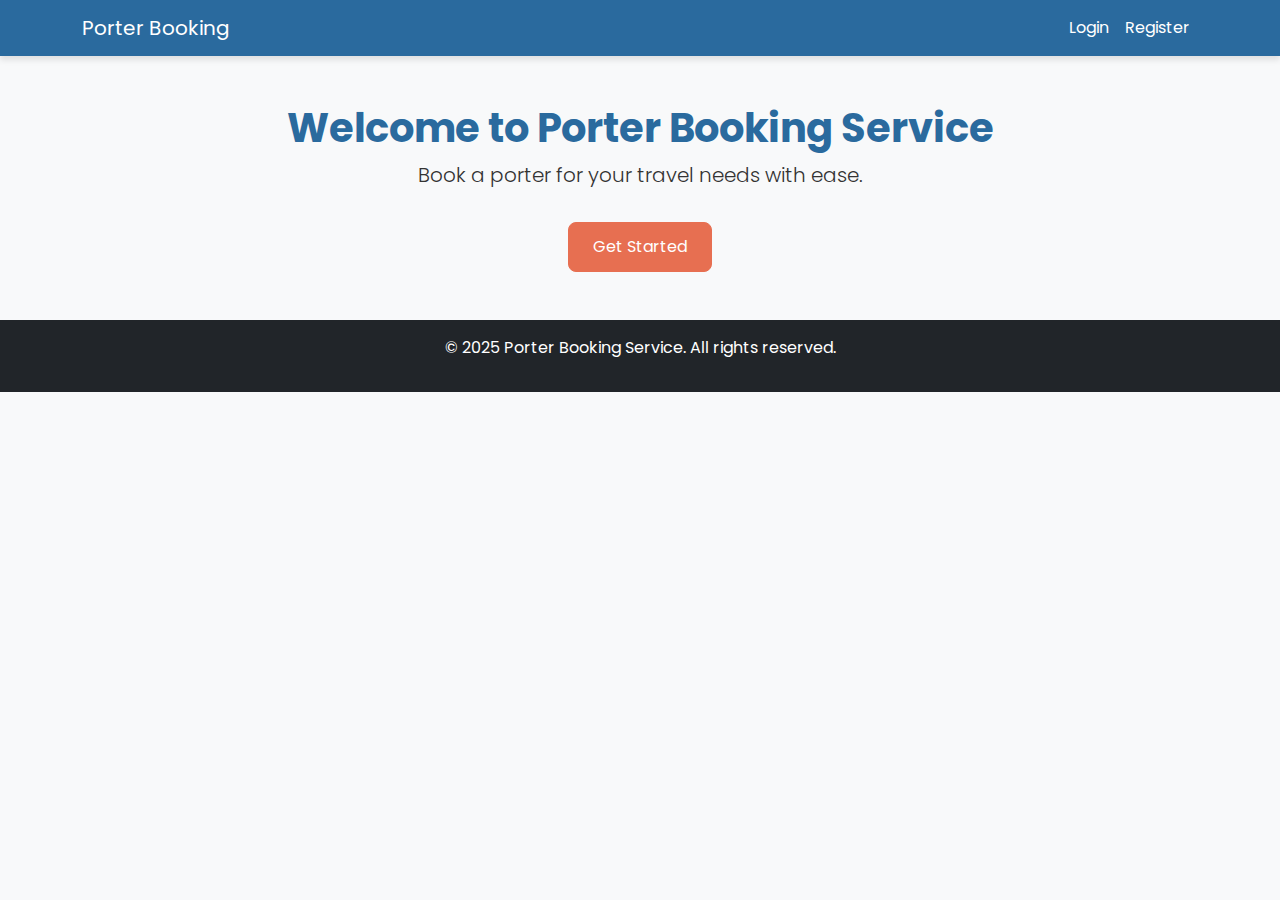
<file: index.html>
<!DOCTYPE html>
<html lang="en">
<head>
    <meta charset="UTF-8">
    <meta name="viewport" content="width=device-width, initial-scale=1.0">
    <title>Porter Booking Service</title>
    <link href="https://cdn.jsdelivr.net/npm/bootstrap@5.3.0/dist/css/bootstrap.min.css" rel="stylesheet">
    <link rel="stylesheet" href="/css/style.css">
    <link href="https://fonts.googleapis.com/css2?family=Poppins:wght@400;600&display=swap" rel="stylesheet">
</head>
<body class="bg-light">
    <nav class="navbar navbar-expand-lg navbar-dark" style="background-color: #2A6A9E;">
        <div class="container">
            <a class="navbar-brand" href="#">Porter Booking</a>
            <ul class="navbar-nav ms-auto">
                <li class="nav-item"><a class="nav-link" href="/pages/login.html">Login</a></li>
                <li class="nav-item"><a class="nav-link" href="/pages/register.html">Register</a></li>
            </ul>
        </div>
    </nav>
    <div class="container py-5 text-center">
        <h1 class="fw-bold" style="color: #2A6A9E;">Welcome to Porter Booking Service</h1>
        <p class="lead">Book a porter for your travel needs with ease.</p>
        <a href="/pages/login.html" class="btn btn-accent mt-3">Get Started</a>
    </div>
    <footer class="bg-dark text-white text-center py-3">
        <p>© 2025 Porter Booking Service. All rights reserved.</p>
    </footer>
    <script src="https://cdn.jsdelivr.net/npm/bootstrap@5.3.0/dist/js/bootstrap.bundle.min.js"></script>
    <script src="/js/script.js"></script>
    <script>
        const currentUser = JSON.parse(localStorage.getItem('currentUser'));
        if (currentUser) {
            if (currentUser.role === 'Customer') {
                window.location.href = '/pages/customer/dashboard.html';
            } else if (currentUser.role === 'Porter') {
                window.location.href = '/pages/porter/dashboard.html';
            } else if (currentUser.role === 'Admin') {
                window.location.href = '/pages/admin/dashboard.html';
            }
        }
    </script>
</body>
</html>
</file>
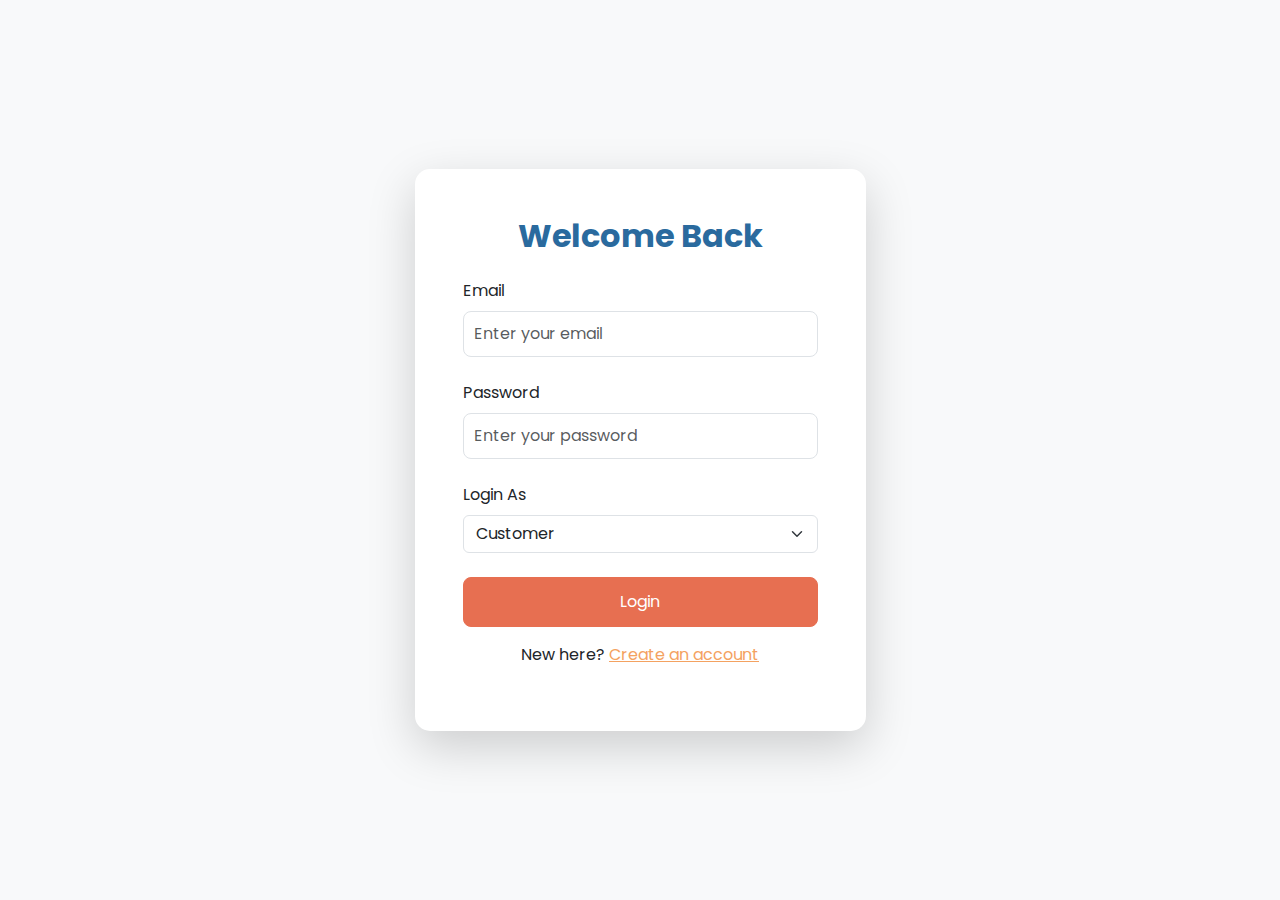
<file: pages/login.html>
<!DOCTYPE html>
<html lang="en">
<head>
    <meta charset="UTF-8">
    <meta name="viewport" content="width=device-width, initial-scale=1.0">
    <title>Login - Porter Booking</title>
    <link href="https://cdn.jsdelivr.net/npm/bootstrap@5.3.0/dist/css/bootstrap.min.css" rel="stylesheet">
    <link rel="stylesheet" href="../css/style.css">
    <link href="https://fonts.googleapis.com/css2?family=Poppins:wght@400;600&display=swap" rel="stylesheet">
</head>
<body class="bg-light">
    <div class="container">
        <div class="row justify-content-center align-items-center min-vh-100">
            <div class="col-md-5">
                <div class="card shadow-lg border-0">
                    <div class="card-body p-5">
                        <h2 class="text-center mb-4 fw-bold" style="color: #2A6A9E;">Welcome Back</h2>
                        <form id="loginForm">
                            <div class="mb-4">
                                <label for="email" class="form-label">Email</label>
                                <input type="email" class="form-control" id="email" required placeholder="Enter your email" pattern="[a-z0-9._%+-]+@[a-z0-9.-]+\.[a-z]{2,}$">
                                <div class="invalid-feedback">Please enter a valid email address.</div>
                            </div>
                            <div class="mb-4">
                                <label for="password" class="form-label">Password</label>
                                <input type="password" class="form-control" id="password" required placeholder="Enter your password">
                                <div class="invalid-feedback">Incorrect password.</div>
                            </div>
                            <div class="mb-4">
                                <label class="form-label">Login As</label>
                                <select class="form-select" id="role">
                                    <option value="customer">Customer</option>
                                    <option value="porter">Porter</option>
                                    <option value="admin">Admin</option>
                                </select>
                            </div>
                            <button type="submit" class="btn btn-accent w-100">Login</button>
                        </form>
                        <p class="mt-3 text-center">New here? <a href="/pages/register.html" style="color: #F4A261;">Create an account</a></p>
                        <div id="errorMessage" class="text-danger text-center mt-3"></div>
                    </div>
                </div>
            </div>
        </div>
    </div>
    <script src="https://cdn.jsdelivr.net/npm/bootstrap@5.3.0/dist/js/bootstrap.bundle.min.js"></script>
    <script src="../js/script.js"></script>
</body>
</html>
</file>
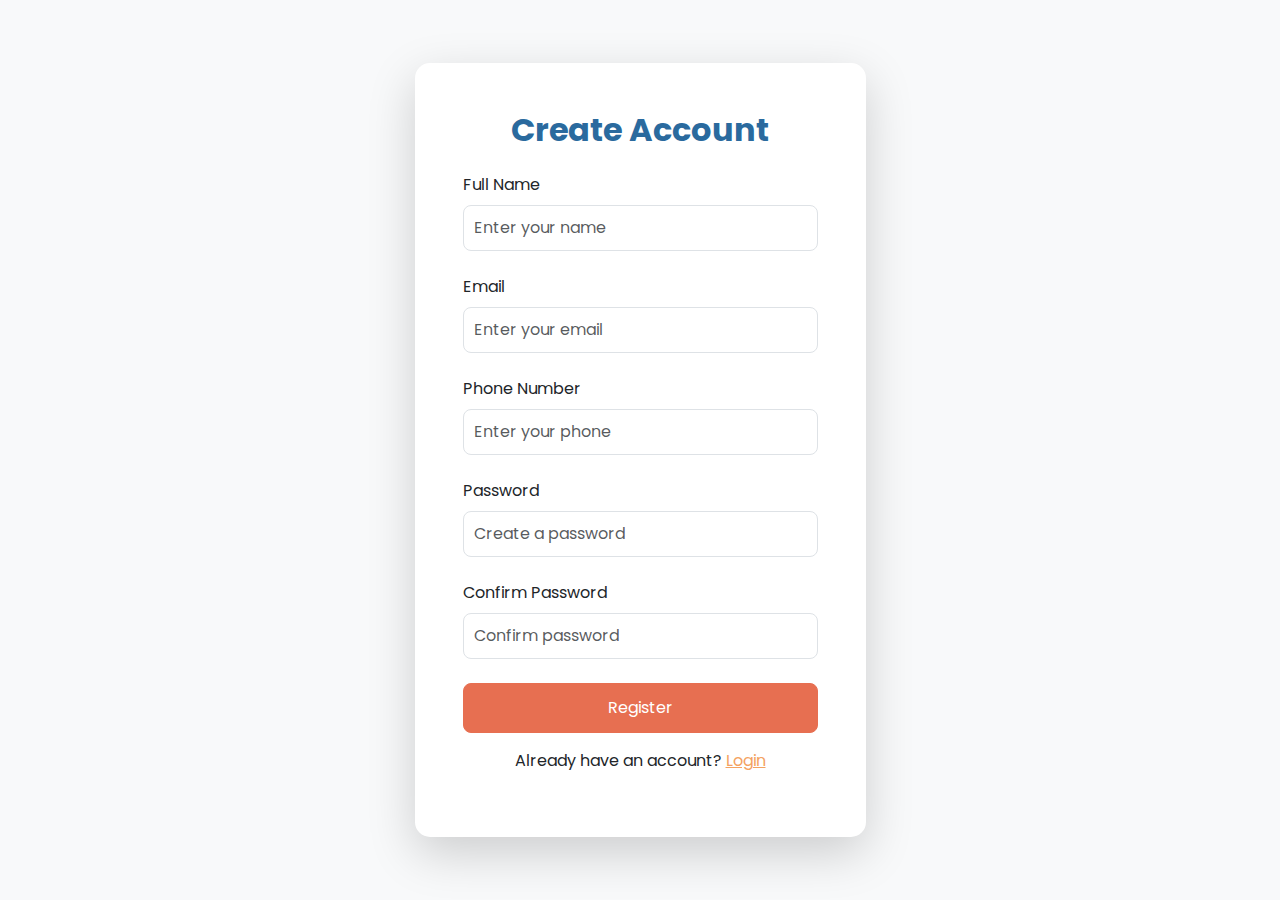
<file: pages/register.html>
<!DOCTYPE html>
<html lang="en">
<head>
    <meta charset="UTF-8">
    <meta name="viewport" content="width=device-width, initial-scale=1.0">
    <title>Register - Porter Booking</title>
    <link href="https://cdn.jsdelivr.net/npm/bootstrap@5.3.0/dist/css/bootstrap.min.css" rel="stylesheet">
    <link rel="stylesheet" href="../css/style.css">
    <link href="https://fonts.googleapis.com/css2?family=Poppins:wght@400;600&display=swap" rel="stylesheet">
</head>
<body class="bg-light">
    <div class="container">
        <div class="row justify-content-center align-items-center min-vh-100">
            <div class="col-md-5">
                <div class="card shadow-lg border-0">
                    <div class="card-body p-5">
                        <h2 class="text-center mb-4 fw-bold" style="color: #2A6A9E;">Create Account</h2>
                        <form id="registerForm">
                            <div class="mb-4">
                                <label for="name" class="form-label">Full Name</label>
                                <input type="text" class="form-control" id="name" required placeholder="Enter your name">
                            </div>
                            <div class="mb-4">
                                <label for="email" class="form-label">Email</label>
                                <input type="email" class="form-control" id="email" required placeholder="Enter your email" pattern="[a-z0-9._%+-]+@[a-z0-9.-]+\.[a-z]{2,}$">
                                <div class="invalid-feedback">Please enter a valid email address.</div>
                            </div>
                            <div class="mb-4">
                                <label for="phone" class="form-label">Phone Number</label>
                                <input type="tel" class="form-control" id="phone" required placeholder="Enter your phone" pattern="[0-9]{10}" maxlength="10">
                                <div class="invalid-feedback">Please enter a 10-digit phone number.</div>
                            </div>
                            <div class="mb-4">
                                <label for="password" class="form-label">Password</label>
                                <input type="password" class="form-control" id="password" required placeholder="Create a password" pattern="^(?=.*[a-z])(?=.*[A-Z])(?=.*\d)[a-zA-Z\d@$!#&*]{8,}$">
                                <div class="invalid-feedback">Password must be 8+ chars with 1 uppercase, 1 lowercase, 1 number, and special chars (@$!#&* only).</div>
                            </div>
                            <div class="mb-4">
                                <label for="confirmPassword" class="form-label">Confirm Password</label>
                                <input type="password" class="form-control" id="confirmPassword" required placeholder="Confirm password">
                                <div class="invalid-feedback">Passwords do not match.</div>
                            </div>
                            <button type="submit" class="btn btn-accent w-100">Register</button>
                        </form>
                        <p class="mt-3 text-center">Already have an account? <a href="/pages/login.html" style="color: #F4A261;">Login</a></p>
                        <div id="errorMessage" class="text-danger text-center mt-3"></div>
                    </div>
                </div>
            </div>
        </div>
    </div>
    <script src="https://cdn.jsdelivr.net/npm/bootstrap@5.3.0/dist/js/bootstrap.bundle.min.js"></script>
    <script src="../js/script.js"></script>
</body>
</html>
</file>
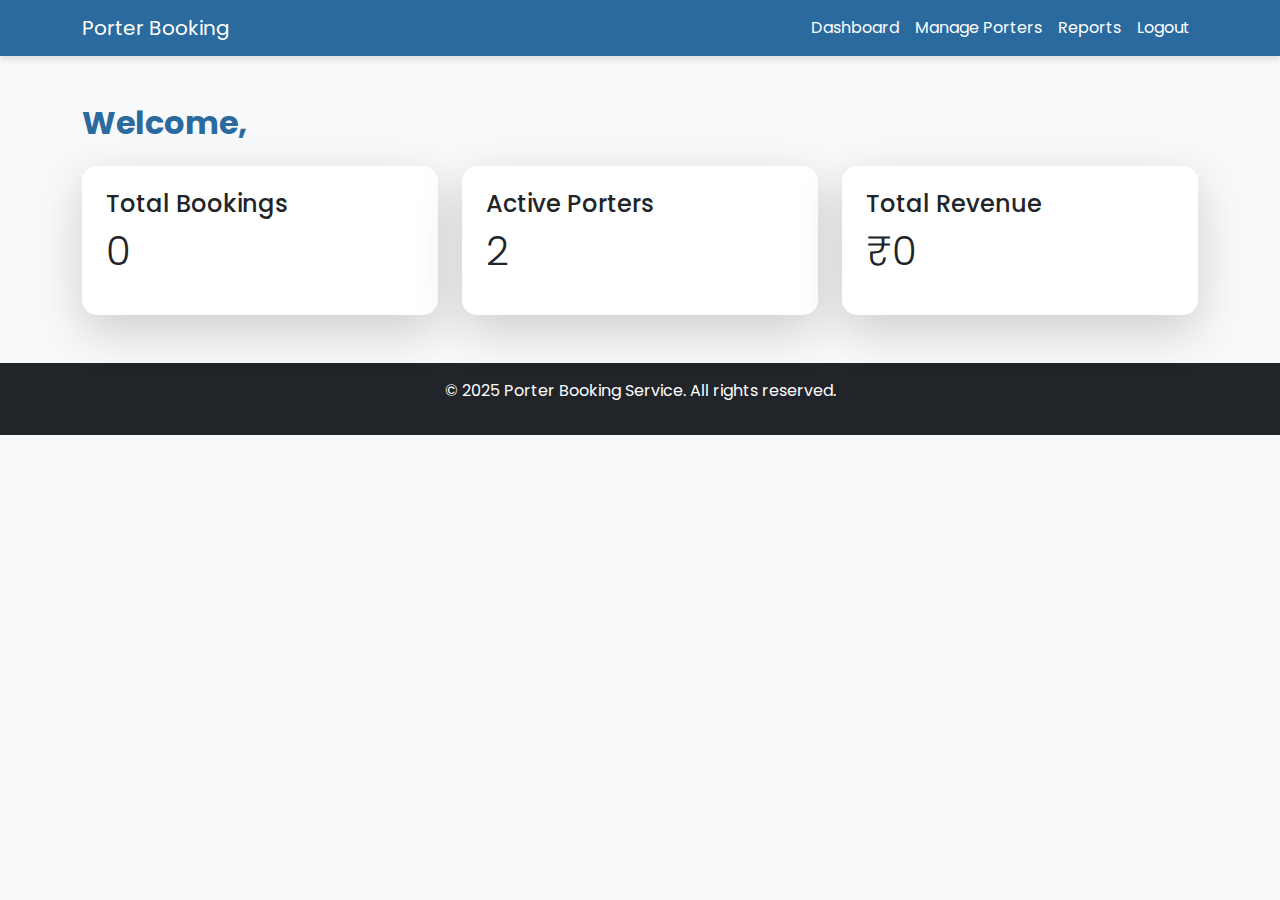
<file: pages/admin/dashboard.html>
<!DOCTYPE html>
<html lang="en">
<head>
    <meta charset="UTF-8">
    <meta name="viewport" content="width=device-width, initial-scale=1.0">
    <title>Admin Dashboard - Porter Booking</title>
    <link href="https://cdn.jsdelivr.net/npm/bootstrap@5.3.0/dist/css/bootstrap.min.css" rel="stylesheet">
    <link rel="stylesheet" href="../../css/style.css">
    <link href="https://fonts.googleapis.com/css2?family=Poppins:wght@400;600&display=swap" rel="stylesheet">
</head>
<body class="bg-light">
    <nav class="navbar navbar-expand-lg navbar-dark" style="background-color: #2A6A9E;">
        <div class="container">
            <a class="navbar-brand" href="#">Porter Booking</a>
            <ul class="navbar-nav ms-auto">
                <li class="nav-item"><a class="nav-link active" href="#">Dashboard</a></li>
                <li class="nav-item"><a class="nav-link" href="porters.html">Manage Porters</a></li>
                <li class="nav-item"><a class="nav-link" href="reports.html">Reports</a></li>
                <li class="nav-item"><a class="nav-link" href="../../index.html">Logout</a></li>
            </ul>
        </div>
    </nav>
    <div class="container py-5">
        <h2 class="fw-bold mb-4" style="color: #2A6A9E;">Welcome, <span class="user-name"></span></h2>
        <div class="row g-4">
            <div class="col-md-4">
                <div class="card shadow-lg border-0 p-4">
                    <h4>Total Bookings</h4>
                    <p class="display-6" id="totalBookings"></p>
                </div>
            </div>
            <div class="col-md-4">
                <div class="card shadow-lg border-0 p-4">
                    <h4>Active Porters</h4>
                    <p class="display-6" id="activePorters"></p>
                </div>
            </div>
            <div class="col-md-4">
                <div class="card shadow-lg border-0 p-4">
                    <h4>Total Revenue</h4>
                    <p class="display-6">₹<span id="totalRevenue"></span></p>
                </div>
            </div>
        </div>
    </div>
    <footer class="bg-dark text-white text-center py-3">
        <p>© 2025 Porter Booking Service. All rights reserved.</p>
    </footer>
    <script src="https://cdn.jsdelivr.net/npm/bootstrap@5.3.0/dist/js/bootstrap.bundle.min.js"></script>
    <script src="../../js/script.js"></script>
    <script src="../../js/porterLogic.js"></script>
    <script>
        function updateStats() {
            const completed = porterLogic.bookings.filter(b => b.status === 'Completed');
            document.getElementById('totalBookings').textContent = porterLogic.bookings.length;
            document.getElementById('activePorters').textContent = porterLogic.porters.length;
            document.getElementById('totalRevenue').textContent = completed.reduce((sum, b) => sum + (b.weight * 50 + (b.trolley ? 50 : 0)), 0);
        }
        updateStats();
        setInterval(updateStats, 5000);
    </script>
</body>
</html>
</file>
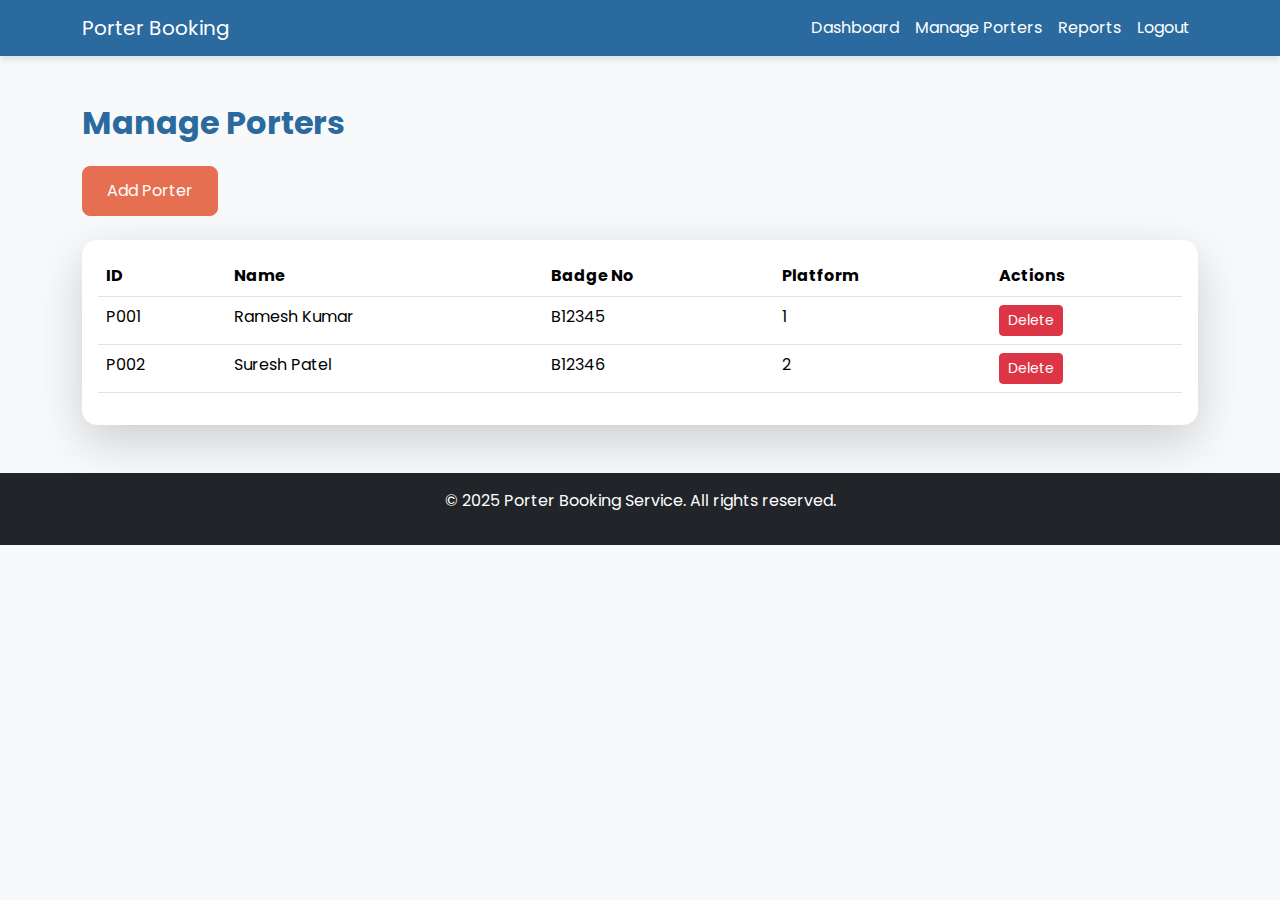
<file: pages/admin/porters.html>
<!DOCTYPE html>
<html lang="en">
<head>
    <meta charset="UTF-8">
    <meta name="viewport" content="width=device-width, initial-scale=1.0">
    <title>Manage Porters - Porter Booking</title>
    <link href="https://cdn.jsdelivr.net/npm/bootstrap@5.3.0/dist/css/bootstrap.min.css" rel="stylesheet">
    <link rel="stylesheet" href="../../css/style.css">
    <link href="https://fonts.googleapis.com/css2?family=Poppins:wght@400;600&display=swap" rel="stylesheet">
</head>
<body class="bg-light">
    <nav class="navbar navbar-expand-lg navbar-dark" style="background-color: #2A6A9E;">
        <div class="container">
            <a class="navbar-brand" href="#">Porter Booking</a>
            <ul class="navbar-nav ms-auto">
                <li class="nav-item"><a class="nav-link" href="dashboard.html">Dashboard</a></li>
                <li class="nav-item"><a class="nav-link active" href="#">Manage Porters</a></li>
                <li class="nav-item"><a class="nav-link" href="reports.html">Reports</a></li>
                <li class="nav-item"><a class="nav-link" href="../../index.html">Logout</a></li>
            </ul>
        </div>
    </nav>
    <div class="container py-5">
        <h2 class="fw-bold mb-4" style="color: #2A6A9E;">Manage Porters</h2>
        <button class="btn btn-accent mb-4" data-bs-toggle="modal" data-bs-target="#addPorterModal">Add Porter</button>
        <div class="card shadow-lg border-0">
            <div class="card-body">
                <table class="table table-hover">
                    <thead>
                        <tr>
                            <th>ID</th>
                            <th>Name</th>
                            <th>Badge No</th>
                            <th>Platform</th>
                            <th>Actions</th>
                        </tr>
                    </thead>
                    <tbody id="portersTable"></tbody>
                </table>
            </div>
        </div>
    </div>
    <div class="modal fade" id="addPorterModal" tabindex="-1">
        <div class="modal-dialog">
            <div class="modal-content">
                <div class="modal-header">
                    <h5 class="modal-title">Add New Porter</h5>
                    <button type="button" class="btn-close" data-bs-dismiss="modal"></button>
                </div>
                <div class="modal-body">
                    <form id="addPorterForm">
                        <div class="mb-3">
                            <label class="form-label">Name</label>
                            <input type="text" class="form-control" id="porterName" required>
                        </div>
                        <div class="mb-3">
                            <label class="form-label">Badge Number</label>
                            <input type="text" class="form-control" id="porterBadge" required>
                        </div>
                        <div class="mb-3">
                            <label class="form-label">Platform</label>
                            <input type="number" class="form-control" id="porterPlatform" required min="1">
                        </div>
                    </form>
                </div>
                <div class="modal-footer">
                    <button type="button" class="btn btn-secondary" data-bs-dismiss="modal">Close</button>
                    <button type="button" class="btn btn-accent" id="savePorter">Save</button>
                </div>
            </div>
        </div>
    </div>
    <footer class="bg-dark text-white text-center py-3">
        <p>© 2025 Porter Booking Service. All rights reserved.</p>
    </footer>
    <script src="https://cdn.jsdelivr.net/npm/bootstrap@5.3.0/dist/js/bootstrap.bundle.min.js"></script>
    <script src="../../js/script.js"></script>
    <script src="../../js/porterLogic.js"></script>
    <script>
        function updatePortersTable() {
            const tbody = document.getElementById('portersTable');
            tbody.innerHTML = '';
            porterLogic.porters.forEach(porter => {
                const tr = document.createElement('tr');
                tr.innerHTML = `
                    <td>${porter.id}</td>
                    <td>${porter.name}</td>
                    <td>${porter.badge}</td>
                    <td>${porter.platform}</td>
                    <td>
                        <button class="btn btn-sm btn-danger" onclick="deletePorter('${porter.id}')">Delete</button>
                    </td>
                `;
                tbody.appendChild(tr);
            });
        }

        document.getElementById('savePorter').addEventListener('click', () => {
            const newPorter = {
                id: `P${porterLogic.porters.length + 1}`,
                name: document.getElementById('porterName').value,
                badge: document.getElementById('porterBadge').value,
                platform: parseInt(document.getElementById('porterPlatform').value),
                available: true,
                currentBooking: null
            };
            porterLogic.porters.push(newPorter);
            updatePortersTable();
            bootstrap.Modal.getInstance(document.getElementById('addPorterModal')).hide();
        });

        function deletePorter(id) {
            porterLogic.porters = porterLogic.porters.filter(p => p.id !== id);
            updatePortersTable();
        }

        updatePortersTable();
    </script>
</body>
</html>
</file>
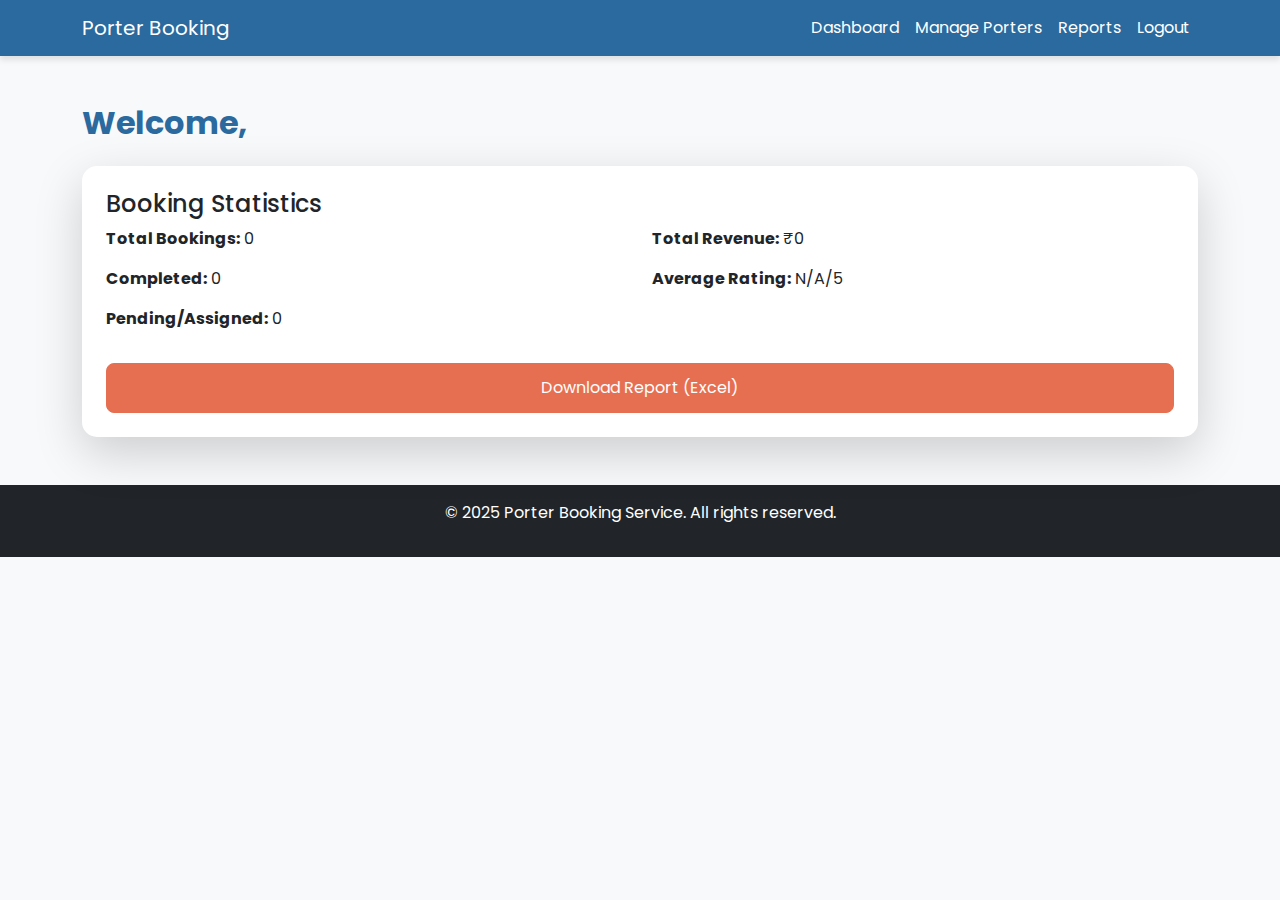
<file: pages/admin/reports.html>
<!DOCTYPE html>
<html lang="en">
<head>
    <meta charset="UTF-8">
    <meta name="viewport" content="width=device-width, initial-scale=1.0">
    <title>Reports - Porter Booking</title>
    <link href="https://cdn.jsdelivr.net/npm/bootstrap@5.3.0/dist/css/bootstrap.min.css" rel="stylesheet">
    <link rel="stylesheet" href="../../css/style.css">
    <link href="https://fonts.googleapis.com/css2?family=Poppins:wght@400;600&display=swap" rel="stylesheet">
</head>
<body class="bg-light">
    <nav class="navbar navbar-expand-lg navbar-dark" style="background-color: #2A6A9E;">
        <div class="container">
            <a class="navbar-brand" href="#">Porter Booking</a>
            <ul class="navbar-nav ms-auto">
                <li class="nav-item"><a class="nav-link" href="dashboard.html">Dashboard</a></li>
                <li class="nav-item"><a class="nav-link" href="porters.html">Manage Porters</a></li>
                <li class="nav-item"><a class="nav-link active" href="#">Reports</a></li>
                <li class="nav-item"><a class="nav-link" href="../../index.html">Logout</a></li>
            </ul>
        </div>
    </nav>
    <div class="container py-5">
        <h2 class="fw-bold mb-4" style="color: #2A6A9E;">Welcome, <span class="user-name"></span></h2>
        <div class="card shadow-lg border-0 p-4">
            <h4>Booking Statistics</h4>
            <div class="row g-4">
                <div class="col-md-6">
                    <p><strong>Total Bookings:</strong> <span id="totalBookings"></span></p>
                    <p><strong>Completed:</strong> <span id="completedBookings"></span></p>
                    <p><strong>Pending/Assigned:</strong> <span id="pendingBookings"></span></p>
                </div>
                <div class="col-md-6">
                    <p><strong>Total Revenue:</strong> ₹<span id="totalRevenue"></span></p>
                    <p><strong>Average Rating:</strong> <span id="avgRating">N/A</span>/5</p>
                </div>
            </div>
            <button class="btn btn-accent mt-3" id="downloadReport">Download Report (Excel)</button>
        </div>
    </div>
    <footer class="bg-dark text-white text-center py-3">
        <p>© 2025 Porter Booking Service. All rights reserved.</p>
    </footer>
    <script src="https://cdn.jsdelivr.net/npm/bootstrap@5.3.0/dist/js/bootstrap.bundle.min.js"></script>
    <script src="../../js/script.js"></script>
    <script src="../../js/porterLogic.js"></script>
    <script>
        function updateReports() {
            const completed = porterLogic.bookings.filter(b => b.status === 'Completed');
            document.getElementById('totalBookings').textContent = porterLogic.bookings.length;
            document.getElementById('completedBookings').textContent = completed.length;
            document.getElementById('pendingBookings').textContent = porterLogic.bookings.length - completed.length;
            document.getElementById('totalRevenue').textContent = completed.reduce((sum, b) => sum + (b.weight * 50 + (b.trolley ? 50 : 0)), 0);
        }
        updateReports();
        setInterval(updateReports, 5000);

        document.getElementById('downloadReport').addEventListener('click', () => {
            const data = [
                ['Booking ID', 'Customer', 'Porter', 'Station', 'Platform', 'Time', 'Weight', 'Trolley', 'Cost', 'Status'],
                ...porterLogic.bookings.map(b => [b.id, b.customerEmail, porterLogic.porters.find(p => p.id === b.porterId)?.name || 'N/A', b.station, b.platform, b.dateTime, b.weight, b.trolley ? 'Yes' : 'No', b.weight * 50 + (b.trolley ? 50 : 0), b.status])
            ];
            const csv = data.map(row => row.join(',')).join('\n');
            const blob = new Blob([csv], { type: 'text/csv;charset=utf-8;' });
            const link = document.createElement('a');
            link.href = URL.createObjectURL(blob);
            link.download = 'porter_bookings.csv';
            link.click();
        });
    </script>
</body>
</html>
</file>
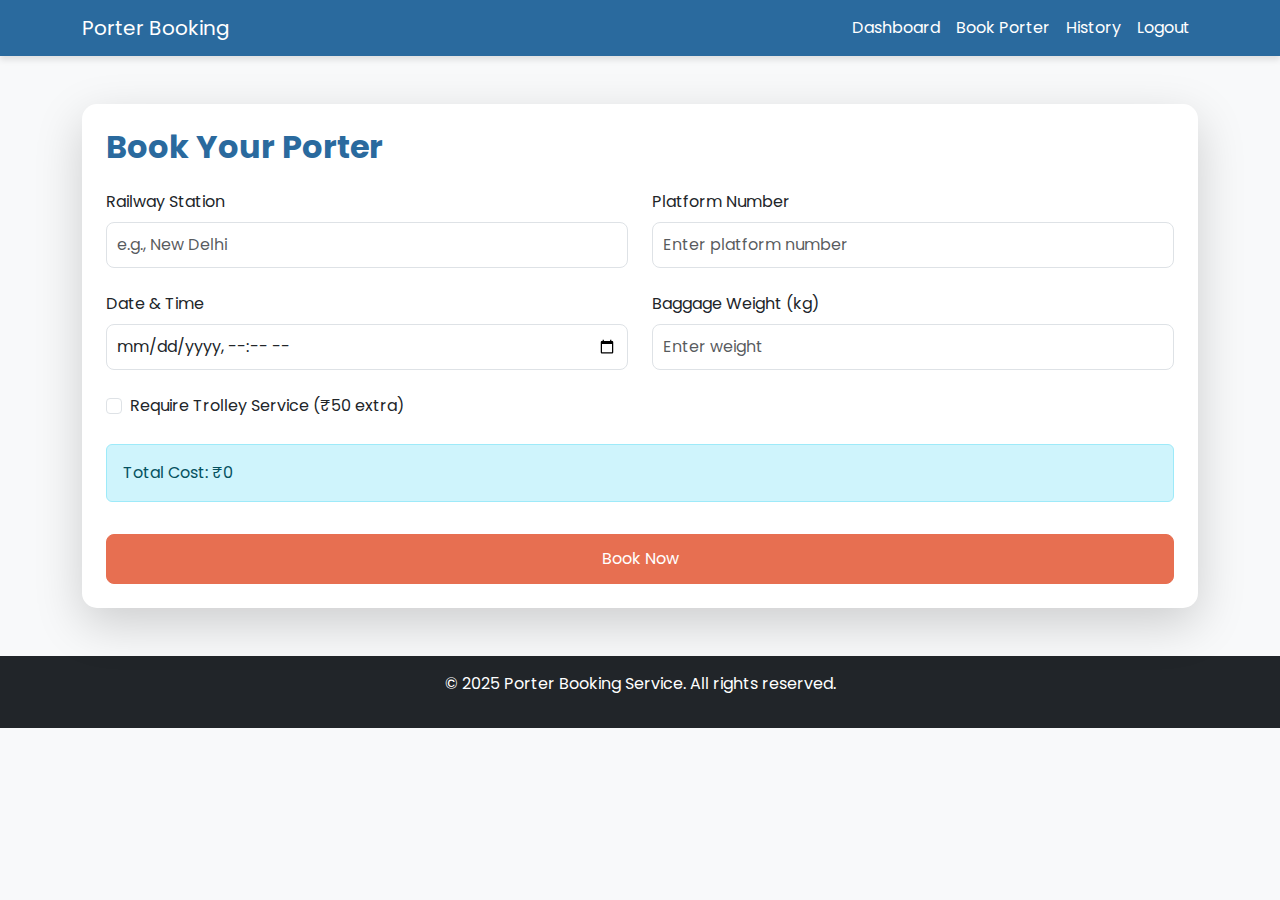
<file: pages/customer/booking.html>
<!DOCTYPE html>
<html lang="en">
<head>
    <meta charset="UTF-8">
    <meta name="viewport" content="width=device-width, initial-scale=1.0">
    <title>Book Porter - Porter Booking</title>
    <link href="https://cdn.jsdelivr.net/npm/bootstrap@5.3.0/dist/css/bootstrap.min.css" rel="stylesheet">
    <link rel="stylesheet" href="../../css/style.css">
    <link href="https://fonts.googleapis.com/css2?family=Poppins:wght@400;600&display=swap" rel="stylesheet">
</head>
<body class="bg-light">
    <nav class="navbar navbar-expand-lg navbar-dark" style="background-color: #2A6A9E;">
        <div class="container">
            <a class="navbar-brand" href="#">Porter Booking</a>
            <ul class="navbar-nav ms-auto">
                <li class="nav-item"><a class="nav-link" href="dashboard.html">Dashboard</a></li>
                <li class="nav-item"><a class="nav-link active" href="#">Book Porter</a></li>
                <li class="nav-item"><a class="nav-link" href="history.html">History</a></li>
                <li class="nav-item"><a class="nav-link" href="../../index.html">Logout</a></li>
            </ul>
        </div>
    </nav>
    <div class="container py-5">
        <div class="card shadow-lg border-0 p-4">
            <h2 class="fw-bold mb-4" style="color: #2A6A9E;">Book Your Porter</h2>
            <form id="bookingForm">
                <div class="row g-4">
                    <div class="col-md-6">
                        <label for="station" class="form-label">Railway Station</label>
                        <input type="text" class="form-control" id="station" required placeholder="e.g., New Delhi">
                    </div>
                    <div class="col-md-6">
                        <label for="meetingPoint" class="form-label">Platform Number</label>
                        <input type="number" class="form-control" id="meetingPoint" required placeholder="Enter platform number" min="1">
                        <div class="invalid-feedback">Please enter a valid platform number (digits only).</div>
                    </div>
                    <div class="col-md-6">
                        <label for="dateTime" class="form-label">Date & Time</label>
                        <input type="datetime-local" class="form-control" id="dateTime" required>
                    </div>
                    <div class="col-md-6">
                        <label for="weight" class="form-label">Baggage Weight (kg)</label>
                        <input type="number" class="form-control" id="weight" min="1" required placeholder="Enter weight">
                    </div>
                    <div class="col-12">
                        <div class="form-check">
                            <input class="form-check-input" type="checkbox" id="trolley">
                            <label class="form-check-label" for="trolley">Require Trolley Service (₹50 extra)</label>
                        </div>
                    </div>
                </div>
                <div class="alert alert-info mt-4" id="costDisplay">Total Cost: ₹<span id="totalCost">0</span></div>
                <button type="submit" class="btn btn-accent w-100 mt-3">Book Now</button>
            </form>
        </div>
    </div>
    <div class="modal fade" id="bookingDetailsModal" tabindex="-1">
        <div class="modal-dialog modal-lg">
            <div class="modal-content">
                <div class="modal-header">
                    <h5 class="modal-title">Booking Details</h5>
                    <button type="button" class="btn-close" data-bs-dismiss="modal"></button>
                </div>
                <div class="modal-body">
                    <h4>Your Booking</h4>
                    <p><strong>Station:</strong> <span id="detailStation"></span></p>
                    <p><strong>Platform:</strong> <span id="detailPlatform"></span></p>
                    <p><strong>Date & Time:</strong> <span id="detailDateTime"></span></p>
                    <p><strong>Weight:</strong> <span id="detailWeight"></span> kg</p>
                    <p><strong>Trolley:</strong> <span id="detailTrolley"></span></p>
                    <p><strong>Total Cost:</strong> ₹<span id="detailCost"></span></p>
                    <p><strong>OTP:</strong> <span id="detailOTP"></span></p>
                    <p id="detailPorter"></p>
                    <h5>Process Flow</h5>
                    <ol>
                        <li>Book your porter online.</li>
                        <li>Meet at the specified platform.</li>
                        <li>Share the OTP with porter <span id="detailPorterFlow"></span>.</li>
                        <li>Porter verifies OTP and starts service.</li>
                        <li>Pay via UPI after service completion.</li>
                    </ol>
                </div>
                <div class="modal-footer">
                    <button class="btn btn-accent" onclick="window.print()">Print</button>
                    <button class="btn btn-accent" id="proceedToPayment">Proceed to Payment</button>
                </div>
            </div>
        </div>
    </div>
    <div class="modal fade" id="paymentModal" tabindex="-1">
        <div class="modal-dialog">
            <div class="modal-content">
                <div class="modal-header">
                    <h5 class="modal-title">UPI Payment</h5>
                    <button type="button" class="btn-close" data-bs-dismiss="modal"></button>
                </div>
                <div class="modal-body">
                    <p>Total Amount: ₹<span id="paymentAmount"></span></p>
                    <h5>Select UPI Option</h5>
                    <div class="list-group">
                        <a href="#" class="list-group-item list-group-item-action">Google Pay</a>
                        <a href="#" class="list-group-item list-group-item-action">PhonePe</a>
                        <a href="#" class="list-group-item list-group-item-action">Paytm</a>
                        <a href="#" class="list-group-item list-group-item-action">BHIM</a>
                    </div>
                </div>
                <div class="modal-footer">
                    <button type="button" class="btn btn-secondary" data-bs-dismiss="modal">Cancel</button>
                    <button type="button" class="btn btn-accent" id="payNow">Pay Now</button>
                </div>
            </div>
        </div>
    </div>
    <footer class="bg-dark text-white text-center py-3">
        <p>© 2025 Porter Booking Service. All rights reserved.</p>
    </footer>
    <script src="https://cdn.jsdelivr.net/npm/bootstrap@5.3.0/dist/js/bootstrap.bundle.min.js"></script>
    <script src="../../js/script.js"></script>
    <script src="../../js/porterLogic.js"></script>
    <script>
        document.getElementById('bookingForm').addEventListener('submit', (e) => {
            e.preventDefault();
            const currentUser = JSON.parse(localStorage.getItem('currentUser'));
            const booking = {
                customerEmail: currentUser.email,
                station: document.getElementById('station').value,
                platform: document.getElementById('meetingPoint').value,
                dateTime: document.getElementById('dateTime').value,
                weight: parseFloat(document.getElementById('weight').value),
                trolley: document.getElementById('trolley').checked
            };

            const result = porterLogic.assignBooking(booking);
            if (!result.success) {
                alert(result.message);
                return;
            }

            document.getElementById('detailStation').textContent = booking.station;
            document.getElementById('detailPlatform').textContent = booking.platform;
            document.getElementById('detailDateTime').textContent = booking.dateTime;
            document.getElementById('detailWeight').textContent = booking.weight;
            document.getElementById('detailTrolley').textContent = booking.trolley ? 'Yes' : 'No';
            document.getElementById('detailCost').textContent = booking.weight * 50 + (booking.trolley ? 50 : 0);
            document.getElementById('detailOTP').textContent = result.otp;
            document.getElementById('paymentAmount').textContent = document.getElementById('detailCost').textContent;
            document.getElementById('detailPorter').innerHTML = `<strong>Porter:</strong> ${result.porter.name} (Badge: ${result.porter.badge})`;
            document.getElementById('detailPorterFlow').textContent = `${result.porter.name} (Badge: ${result.porter.badge})`;

            new bootstrap.Modal(document.getElementById('bookingDetailsModal')).show();
        });

        document.getElementById('proceedToPayment').addEventListener('click', () => {
            bootstrap.Modal.getInstance(document.getElementById('bookingDetailsModal')).hide();
            new bootstrap.Modal(document.getElementById('paymentModal')).show();
        });

        document.getElementById('payNow').addEventListener('click', () => {
            alert('Payment successful! Booking confirmed.');
            window.location.href = 'dashboard.html';
        });
    </script>
</body>
</html>
</file>
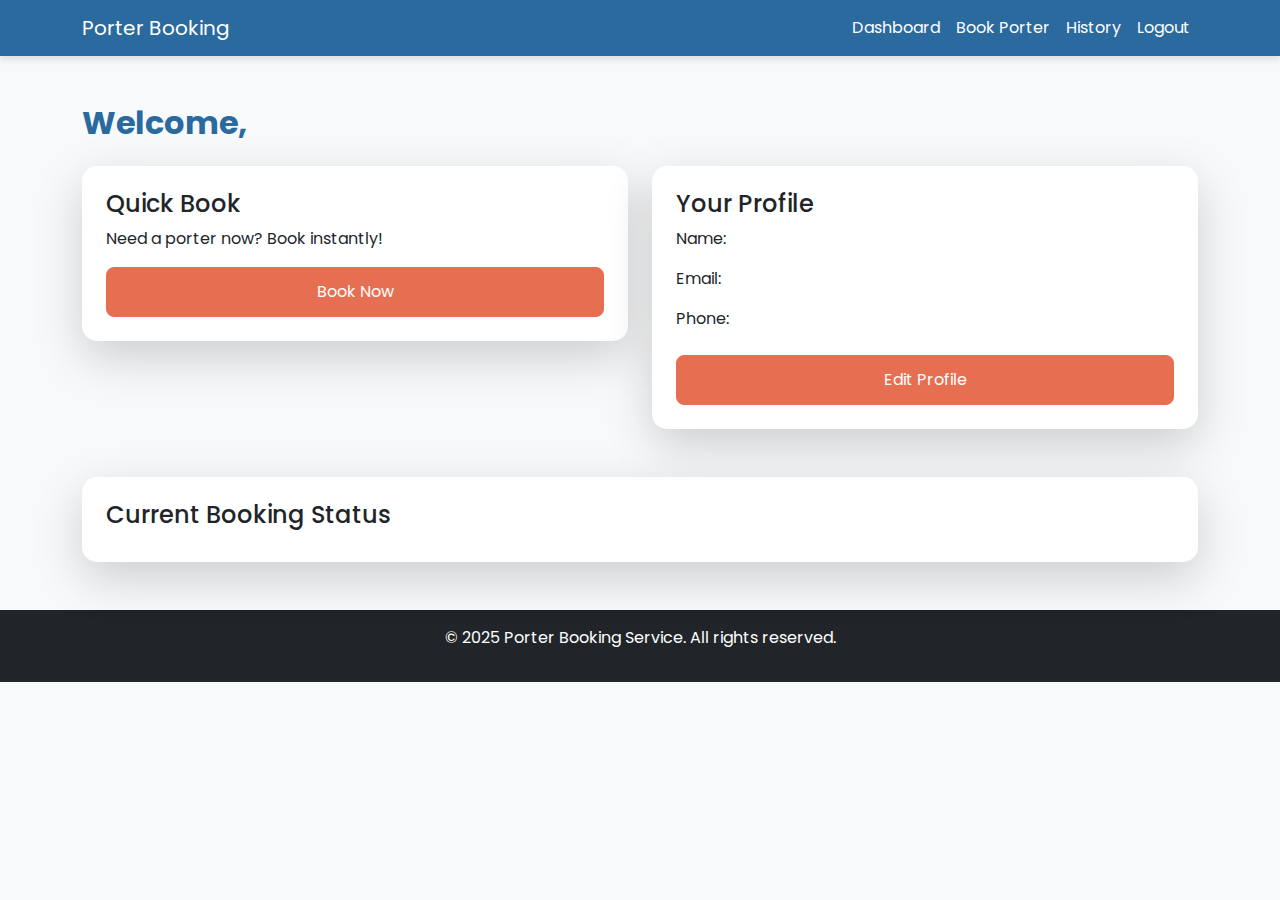
<file: pages/customer/dashboard.html>
<!DOCTYPE html>
<html lang="en">
<head>
    <meta charset="UTF-8">
    <meta name="viewport" content="width=device-width, initial-scale=1.0">
    <title>Customer Dashboard - Porter Booking</title>
    <link href="https://cdn.jsdelivr.net/npm/bootstrap@5.3.0/dist/css/bootstrap.min.css" rel="stylesheet">
    <link rel="stylesheet" href="../../css/style.css">
    <link href="https://fonts.googleapis.com/css2?family=Poppins:wght@400;600&display=swap" rel="stylesheet">
</head>
<body class="bg-light">
    <nav class="navbar navbar-expand-lg navbar-dark" style="background-color: #2A6A9E;">
        <div class="container">
            <a class="navbar-brand" href="#">Porter Booking</a>
            <ul class="navbar-nav ms-auto">
                <li class="nav-item"><a class="nav-link active" href="#">Dashboard</a></li>
                <li class="nav-item"><a class="nav-link" href="booking.html">Book Porter</a></li>
                <li class="nav-item"><a class="nav-link" href="history.html">History</a></li>
                <li class="nav-item"><a class="nav-link" href="../../index.html">Logout</a></li>
            </ul>
        </div>
    </nav>
    <div class="container py-5">
        <h2 class="fw-bold mb-4" style="color: #2A6A9E;">Welcome, <span class="user-name"></span></h2>
        <div class="row g-4">
            <div class="col-md-6">
                <div class="card shadow-lg border-0 p-4">
                    <h4>Quick Book</h4>
                    <p>Need a porter now? Book instantly!</p>
                    <a href="booking.html" class="btn btn-accent">Book Now</a>
                </div>
            </div>
            <div class="col-md-6">
                <div class="card shadow-lg border-0 p-4">
                    <h4>Your Profile</h4>
                    <p>Name: <span class="user-name"></span></p>
                    <p>Email: <span id="user-email"></span></p>
                    <p>Phone: <span id="user-phone"></span></p>
                    <button class="btn btn-accent mt-2" data-bs-toggle="modal" data-bs-target="#editProfileModal">Edit Profile</button>
                </div>
            </div>
            <div class="col-md-12">
                <div class="card shadow-lg border-0 p-4 mt-4">
                    <h4>Current Booking Status</h4>
                    <div id="bookingStatus"></div>
                </div>
            </div>
        </div>
    </div>
    <div class="modal fade" id="editProfileModal" tabindex="-1">
        <div class="modal-dialog">
            <div class="modal-content">
                <div class="modal-header">
                    <h5 class="modal-title">Edit Profile</h5>
                    <button type="button" class="btn-close" data-bs-dismiss="modal"></button>
                </div>
                <div class="modal-body">
                    <form id="editProfileForm">
                        <div class="mb-3">
                            <label class="form-label">Name</label>
                            <input type="text" class="form-control" id="editName" required>
                        </div>
                        <div class="mb-3">
                            <label class="form-label">Email</label>
                            <input type="email" class="form-control" id="editEmail" required pattern="[a-z0-9._%+-]+@[a-z0-9.-]+\.[a-z]{2,}$">
                        </div>
                        <div class="mb-3">
                            <label class="form-label">Phone</label>
                            <input type="tel" class="form-control" id="editPhone" required pattern="[0-9]{10}" maxlength="10">
                        </div>
                    </form>
                </div>
                <div class="modal-footer">
                    <button type="button" class="btn btn-secondary" data-bs-dismiss="modal">Close</button>
                    <button type="button" class="btn btn-accent" id="saveProfile">Save</button>
                </div>
            </div>
        </div>
    </div>
    <footer class="bg-dark text-white text-center py-3">
        <p>© 2025 Porter Booking Service. All rights reserved.</p>
    </footer>
    <script src="https://cdn.jsdelivr.net/npm/bootstrap@5.3.0/dist/js/bootstrap.bundle.min.js"></script>
    <script src="../../js/script.js"></script>
    <script src="../../js/porterLogic.js"></script>
    <script>
        const currentUser = JSON.parse(localStorage.getItem('currentUser'));
        document.getElementById('user-email').textContent = currentUser.email;
        document.getElementById('user-phone').textContent = currentUser.phone;
        document.getElementById('editName').value = currentUser.name;
        document.getElementById('editEmail').value = currentUser.email;
        document.getElementById('editPhone').value = currentUser.phone;

        document.getElementById('saveProfile').addEventListener('click', () => {
            const newData = {
                name: document.getElementById('editName').value,
                email: document.getElementById('editEmail').value,
                phone: document.getElementById('editPhone').value
            };
            localStorage.setItem('currentUser', JSON.stringify(newData));
            const users = JSON.parse(localStorage.getItem('users') || '[]');
            const updatedUsers = users.map(u => u.email === currentUser.email ? { ...u, ...newData } : u);
            localStorage.setItem('users', JSON.stringify(updatedUsers));
            location.reload();
        });

        function updateBookingStatus() {
            const booking = porterLogic.bookings.find(b => b.customerEmail === currentUser.email && b.status !== 'Completed');
            if (!booking) {
                document.getElementById('bookingStatus').innerHTML = '<p>No active bookings.</p>';
                return;
            }
            const porter = porterLogic.porters.find(p => p.id === booking.porterId);
            document.getElementById('bookingStatus').innerHTML = `
                <p><strong>Status:</strong> ${booking.status}</p>
                <p><strong>Station:</strong> ${booking.station}</p>
                <p><strong>Platform:</strong> ${booking.platform}</p>
                <p><strong>Time:</strong> ${booking.dateTime}</p>
                <p><strong>Porter:</strong> ${porter ? porter.name : 'Assigning...'} (Badge: ${porter ? porter.badge : 'N/A'})</p>
                <p><strong>OTP:</strong> ${booking.otp || 'N/A'}</p>
            `;
        }
        updateBookingStatus();
        setInterval(updateBookingStatus, 5000);
    </script>
</body>
</html>
</file>
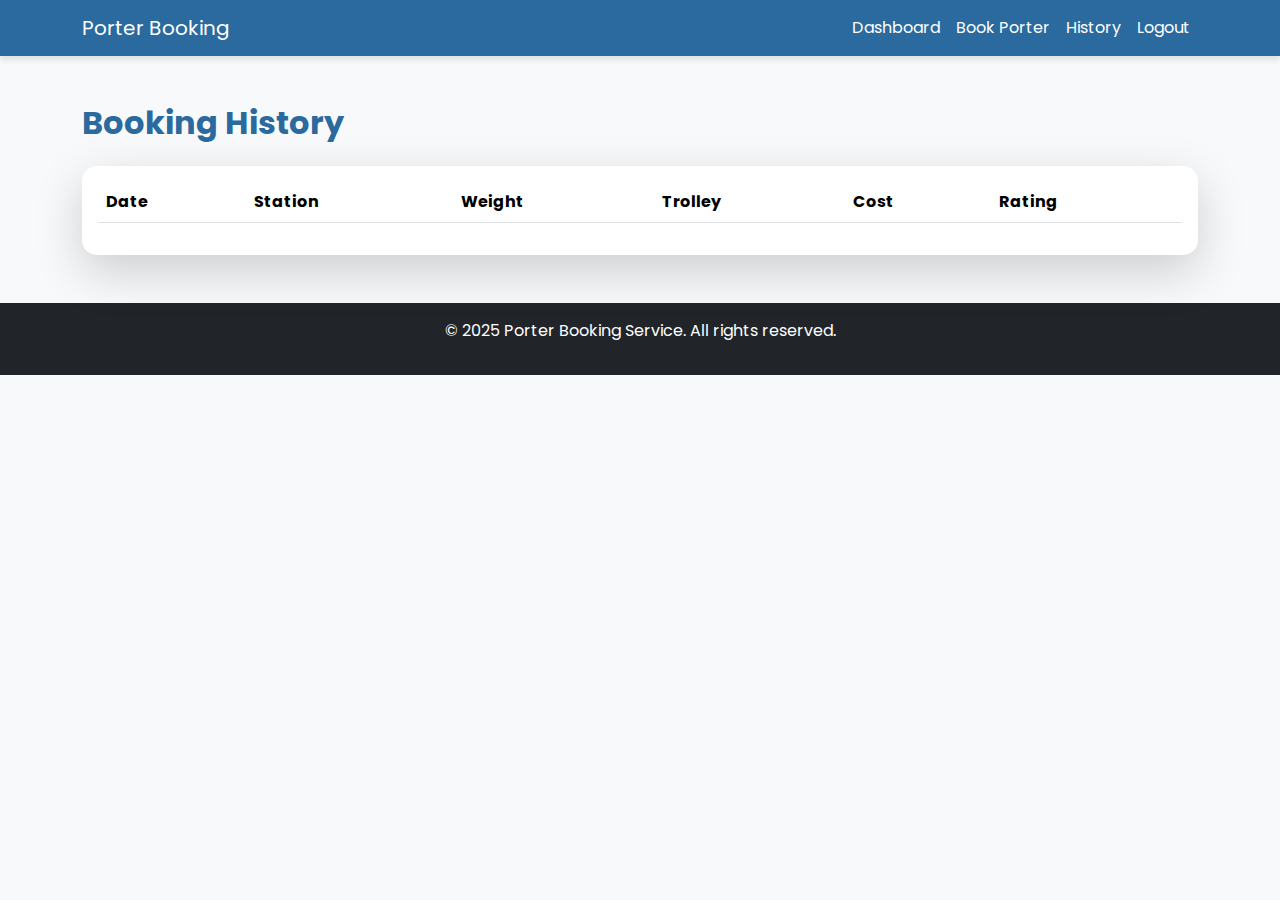
<file: pages/customer/history.html>
<!DOCTYPE html>
<html lang="en">
<head>
    <meta charset="UTF-8">
    <meta name="viewport" content="width=device-width, initial-scale=1.0">
    <title>Booking History - Porter Booking</title>
    <link href="https://cdn.jsdelivr.net/npm/bootstrap@5.3.0/dist/css/bootstrap.min.css" rel="stylesheet">
    <link rel="stylesheet" href="../../css/style.css">
    <link href="https://fonts.googleapis.com/css2?family=Poppins:wght@400;600&display=swap" rel="stylesheet">
</head>
<body class="bg-light">
    <nav class="navbar navbar-expand-lg navbar-dark" style="background-color: #2A6A9E;">
        <div class="container">
            <a class="navbar-brand" href="#">Porter Booking</a>
            <ul class="navbar-nav ms-auto">
                <li class="nav-item"><a class="nav-link" href="dashboard.html">Dashboard</a></li>
                <li class="nav-item"><a class="nav-link" href="booking.html">Book Porter</a></li>
                <li class="nav-item"><a class="nav-link active" href="#">History</a></li>
                <li class="nav-item"><a class="nav-link" href="../../index.html">Logout</a></li>
            </ul>
        </div>
    </nav>
    <div class="container py-5">
        <h2 class="fw-bold mb-4" style="color: #2A6A9E;">Booking History</h2>
        <div class="card shadow-lg border-0">
            <div class="card-body">
                <table class="table table-hover">
                    <thead>
                        <tr>
                            <th>Date</th>
                            <th>Station</th>
                            <th>Weight</th>
                            <th>Trolley</th>
                            <th>Cost</th>
                            <th>Rating</th>
                        </tr>
                    </thead>
                    <tbody id="historyTable"></tbody>
                </table>
            </div>
        </div>
    </div>
    <footer class="bg-dark text-white text-center py-3">
        <p>© 2025 Porter Booking Service. All rights reserved.</p>
    </footer>
    <script src="https://cdn.jsdelivr.net/npm/bootstrap@5.3.0/dist/js/bootstrap.bundle.min.js"></script>
    <script src="../../js/script.js"></script>
    <script src="../../js/porterLogic.js"></script>
    <script>
        const currentUser = JSON.parse(localStorage.getItem('currentUser'));
        const history = porterLogic.bookings.filter(b => b.customerEmail === currentUser.email && b.status === 'Completed');
        const tbody = document.getElementById('historyTable');
        history.forEach(booking => {
            const tr = document.createElement('tr');
            tr.innerHTML = `
                <td>${booking.dateTime.split('T')[0]}</td>
                <td>${booking.station}</td>
                <td>${booking.weight} kg</td>
                <td>${booking.trolley ? 'Yes' : 'No'}</td>
                <td>₹${booking.weight * 50 + (booking.trolley ? 50 : 0)}</td>
                <td>
                    <select class="form-select rating-select" onchange="alert('Rating submitted: ' + this.value)">
                        <option>Rate</option>
                        <option>1</option>
                        <option>2</option>
                        <option>3</option>
                        <option>4</option>
                        <option>5</option>
                    </select>
                </td>
            `;
            tbody.appendChild(tr);
        });
    </script>
</body>
</html>
</file>
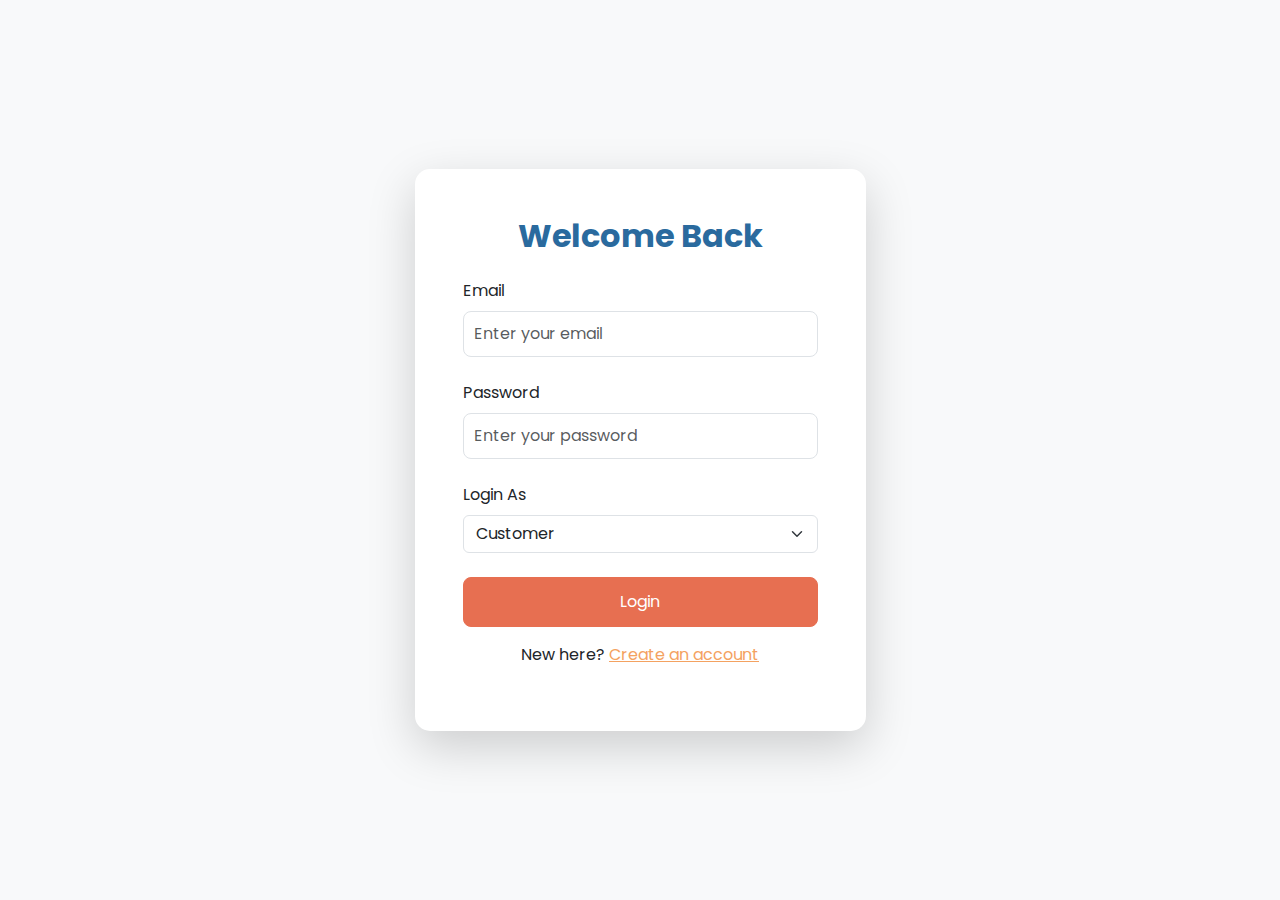
<file: pages/porter/dashboard.html>
<!DOCTYPE html>
<html lang="en">
<head>
    <meta charset="UTF-8">
    <meta name="viewport" content="width=device-width, initial-scale=1.0">
    <title>Porter Dashboard - Porter Booking</title>
    <link href="https://cdn.jsdelivr.net/npm/bootstrap@5.3.0/dist/css/bootstrap.min.css" rel="stylesheet">
    <link rel="stylesheet" href="/css/style.css">
    <link href="https://fonts.googleapis.com/css2?family=Poppins:wght@400;600&display=swap" rel="stylesheet">
</head>
<body class="bg-light">
    <nav class="navbar navbar-expand-lg navbar-dark" style="background-color: #2A6A9E;">
        <div class="container">
            <a class="navbar-brand" href="#">Porter Booking</a>
            <ul class="navbar-nav ms-auto">
                <li class="nav-item"><a class="nav-link active" href="/pages/porter/dashboard.html">Dashboard</a></li>
                <li class="nav-item"><a class="nav-link" href="/pages/porter/history.html">History</a></li>
                <li class="nav-item"><a class="nav-link" href="../index.html" id="logout">Logout</a></li>
            </ul>
        </div>
    </nav>
    <div class="container py-5">
        <h2 class="fw-bold mb-4" style="color: #2A6A9E;">Welcome, <span class="user-name"></span></h2>
        <div class="row g-4">
            <div class="col-md-6">
                <div class="card shadow-lg border-0 p-4">
                    <h4>Upcoming Booking</h4>
                    <div id="bookingDetails"></div>
                    <input type="text" class="form-control mb-3" id="otpInput" placeholder="Enter OTP">
                    <button class="btn btn-accent me-2" id="acceptBooking">Accept Booking</button>
                    <button class="btn btn-danger me-2" id="rejectBooking">Reject Booking</button>
                    <button class="btn btn-secondary mt-2" id="completeBooking">Complete Service</button>
                    <div class="alert alert-info mt-3" id="chargesDisplay" style="display: none;">
                        Total Charges: ₹<span id="totalCharges"></span>
                    </div>
                </div>
            </div>
            <div class="col-md-6">
                <div class="card shadow-lg border-0 p-4">
                    <h4>Your Stats</h4>
                    <p>Total Bookings: <span id="totalBookings"></span></p>
                    <p>Average Rating: <span id="avgRating">N/A</span>/5</p>
                    <p>Earnings: ₹<span id="earnings"></span></p>
                </div>
            </div>
        </div>
    </div>
    <footer class="bg-dark text-white text-center py-3">
        <p>© 2025 Porter Booking Service. All rights reserved.</p>
    </footer>
    <script src="https://cdn.jsdelivr.net/npm/bootstrap@5.3.0/dist/js/bootstrap.bundle.min.js"></script>
    <script src="/js/porterLogic.js"></script>
    <script src="/js/script.js"></script>
    <script>
        document.addEventListener('DOMContentLoaded', () => {
            const currentUser = JSON.parse(localStorage.getItem('currentUser'));
            if (!currentUser) {
                window.location.href = '/pages/login.html';
                return;
            }

            const porter = porterLogic.porters.find(p => p.name === currentUser.name);
            if (!porter) {
                alert('Porter not found. Please ensure correct login credentials.');
                window.location.href = '/pages/login.html';
                return;
            }

            console.log('Porter loaded:', porter);

            function updateBookingDetails() {
                const booking = porter.currentBooking;
                const otpInput = document.getElementById('otpInput');
                const acceptButton = document.getElementById('acceptBooking');
                const rejectButton = document.getElementById('rejectBooking');
                const completeButton = document.getElementById('completeBooking');

                console.log('Updating booking details. Current Booking:', booking);

                if (!booking) {
                    document.getElementById('bookingDetails').innerHTML = '<p>No upcoming bookings.</p>';
                    otpInput.disabled = true;
                    otpInput.value = '';
                    acceptButton.disabled = true;
                    rejectButton.disabled = true;
                    completeButton.disabled = true;
                    return;
                }

                document.getElementById('bookingDetails').innerHTML = `
                    <p><strong>Passenger:</strong> ${booking.customerEmail}</p>
                    <p><strong>Phone:</strong> ${currentUser.phone}</p>
                    <p><strong>Station:</strong> ${booking.station}</p>
                    <p><strong>Platform:</strong> ${booking.platform}</p>
                    <p><strong>Time:</strong> ${booking.dateTime}</p>
                    <p><strong>Weight:</strong> ${booking.weight} kg</p>
                    <p><strong>Trolley:</strong> ${booking.trolley ? 'Yes' : 'No'}</p>
                    <p><strong>Status:</strong> ${booking.status}</p>
                    <p><strong>OTP (for reference):</strong> ${booking.otp}</p>
                `;

                otpInput.disabled = false;
                acceptButton.disabled = booking.status !== 'Assigned';
                rejectButton.disabled = booking.status !== 'Assigned';
                completeButton.disabled = booking.status !== 'Accepted';
                console.log('Button states - Accept:', !acceptButton.disabled, 'Reject:', !rejectButton.disabled, 'Complete:', !completeButton.disabled);
            }

            function updateStats() {
                const completed = porterLogic.bookings.filter(b => b.porterId === porter.id && b.status === 'Completed');
                document.getElementById('totalBookings').textContent = completed.length;
                document.getElementById('earnings').textContent = completed.reduce((sum, b) => sum + (b.weight * 50 + (b.trolley ? 50 : 0)), 0);
            }

            updateBookingDetails();
            updateStats();

            document.getElementById('acceptBooking').addEventListener('click', () => {
                const otp = document.getElementById('otpInput').value.trim();
                console.log('Accept Booking clicked. OTP:', otp, 'Booking ID:', porter.currentBooking?.id);
                if (!otp) {
                    alert('Please enter the OTP.');
                    return;
                }
                if (!porter.currentBooking) {
                    alert('No current booking to accept.');
                    return;
                }
                const result = porterLogic.acceptBooking(porter.id, porter.currentBooking.id, otp);
                console.log('Accept result:', result);
                if (result.success) {
                    alert('Booking accepted successfully!');
                    porter.currentBooking.status = 'Accepted'; // Ensure local state updates
                    updateBookingDetails();
                } else {
                    alert(result.message);
                }
            });

            document.getElementById('rejectBooking').addEventListener('click', () => {
                console.log('Reject Booking clicked. Booking ID:', porter.currentBooking?.id);
                if (!porter.currentBooking) {
                    alert('No current booking to reject.');
                    return;
                }
                const result = porterLogic.rejectBooking(porter.id, porter.currentBooking.id);
                console.log('Reject result:', result);
                if (result.success) {
                    alert('Booking rejected and reassigned!');
                    updateBookingDetails();
                } else {
                    alert(result.message);
                }
            });

            document.getElementById('completeBooking').addEventListener('click', () => {
                console.log('Complete Booking clicked. Booking ID:', porter.currentBooking?.id);
                if (!porter.currentBooking) {
                    alert('No current booking to complete.');
                    return;
                }
                const result = porterLogic.completeBooking(porter.id, porter.currentBooking.id);
                console.log('Complete result:', result);
                if (result.success) {
                    document.getElementById('totalCharges').textContent = result.charges;
                    document.getElementById('chargesDisplay').style.display = 'block';
                    alert(`Service completed! Collect ₹${result.charges} from the customer.`);
                    porter.currentBooking = null; // Clear current booking after completion
                    updateBookingDetails();
                    updateStats();
                } else {
                    alert(result.message);
                }
            });

            document.getElementById('logout').addEventListener('click', () => {
                localStorage.removeItem('currentUser');
            });
        });
    </script>
</body>
</html>
</file>
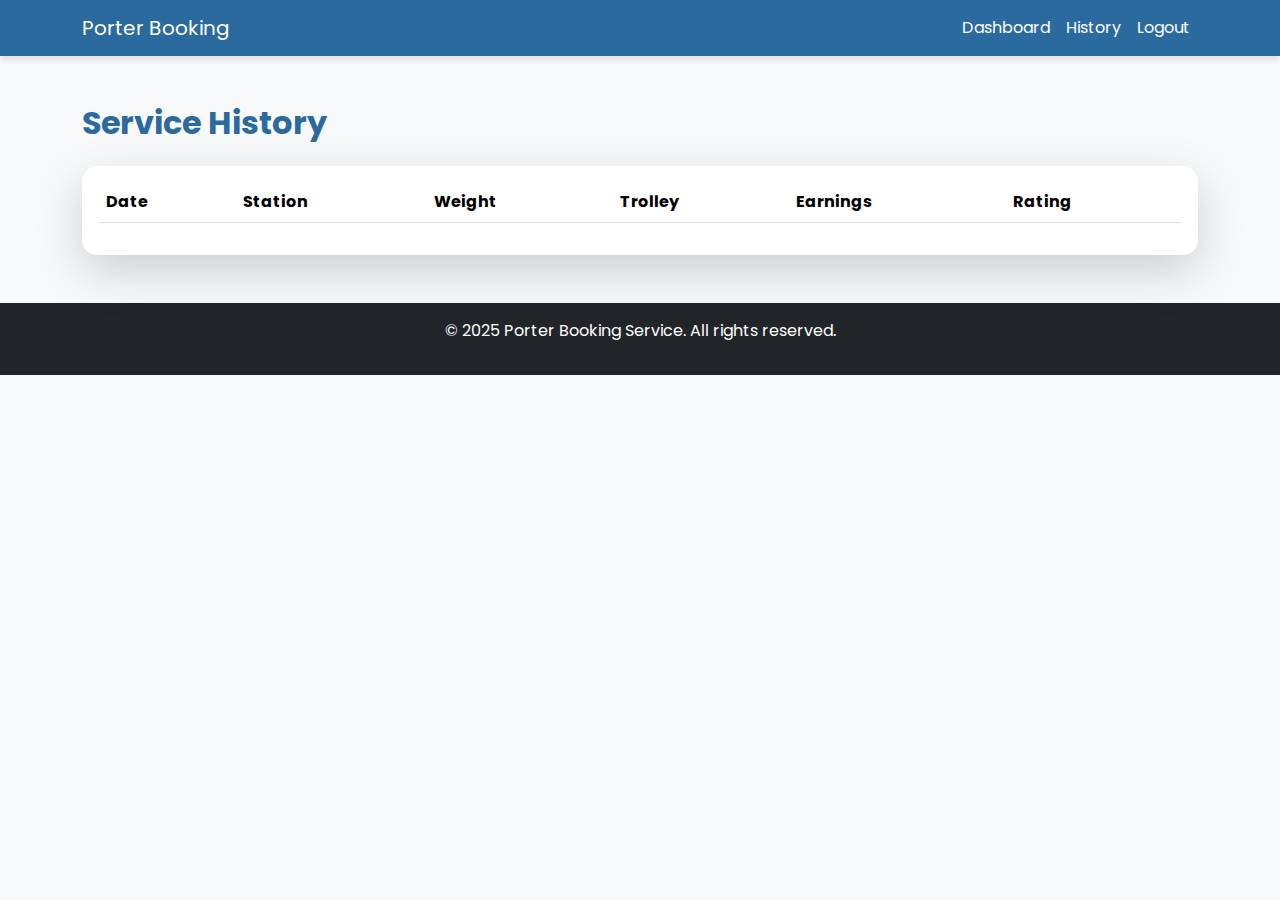
<file: pages/porter/history.html>
<!DOCTYPE html>
<html lang="en">
<head>
    <meta charset="UTF-8">
    <meta name="viewport" content="width=device-width, initial-scale=1.0">
    <title>Porter History - Porter Booking</title>
    <link href="https://cdn.jsdelivr.net/npm/bootstrap@5.3.0/dist/css/bootstrap.min.css" rel="stylesheet">
    <link rel="stylesheet" href="../../css/style.css">
    <link href="https://fonts.googleapis.com/css2?family=Poppins:wght@400;600&display=swap" rel="stylesheet">
</head>
<body class="bg-light">
    <nav class="navbar navbar-expand-lg navbar-dark" style="background-color: #2A6A9E;">
        <div class="container">
            <a class="navbar-brand" href="#">Porter Booking</a>
            <ul class="navbar-nav ms-auto">
                <li class="nav-item"><a class="nav-link" href="dashboard.html">Dashboard</a></li>
                <li class="nav-item"><a class="nav-link active" href="#">History</a></li>
                <li class="nav-item"><a class="nav-link" href="../../index.html">Logout</a></li>
            </ul>
        </div>
    </nav>
    <div class="container py-5">
        <h2 class="fw-bold mb-4" style="color: #2A6A9E;">Service History</h2>
        <div class="card shadow-lg border-0">
            <div class="card-body">
                <table class="table table-hover">
                    <thead>
                        <tr>
                            <th>Date</th>
                            <th>Station</th>
                            <th>Weight</th>
                            <th>Trolley</th>
                            <th>Earnings</th>
                            <th>Rating</th>
                        </tr>
                    </thead>
                    <tbody id="historyTable"></tbody>
                </table>
            </div>
        </div>
    </div>
    <footer class="bg-dark text-white text-center py-3">
        <p>© 2025 Porter Booking Service. All rights reserved.</p>
    </footer>
    <script src="https://cdn.jsdelivr.net/npm/bootstrap@5.3.0/dist/js/bootstrap.bundle.min.js"></script>
    <script src="../../js/script.js"></script>
    <script src="../../js/porterLogic.js"></script>
    <script>
        const currentUser = JSON.parse(localStorage.getItem('currentUser'));
        const porter = porterLogic.porters.find(p => p.name === currentUser.name);
        const history = porterLogic.bookings.filter(b => b.porterId === porter.id && b.status === 'Completed');
        const tbody = document.getElementById('historyTable');
        history.forEach(booking => {
            const tr = document.createElement('tr');
            tr.innerHTML = `
                <td>${booking.dateTime.split('T')[0]}</td>
                <td>${booking.station}</td>
                <td>${booking.weight} kg</td>
                <td>${booking.trolley ? 'Yes' : 'No'}</td>
                <td>₹${booking.weight * 50 + (booking.trolley ? 50 : 0)}</td>
                <td>N/A</td>
            `;
            tbody.appendChild(tr);
        });
    </script>
</body>
</html>
</file>
<file: css/style.css>
/* Modern Styling */
body {
    background-color: #F5F7FA;
    font-family: 'Poppins', sans-serif;
    color: #333333;
}

.navbar {
    box-shadow: 0 4px 6px rgba(0,0,0,0.1);
}

.navbar-dark .navbar-nav .nav-link {
    color: white;
    transition: color 0.3s;
}

.navbar-dark .navbar-nav .nav-link:hover {
    color: #F4A261;
}

.hero-section {
    min-height: 80vh;
    display: flex;
    align-items: center;
}

.card {
    border-radius: 15px;
    transition: transform 0.3s;
}

.card:hover {
    transform: translateY(-5px);
}

.btn-accent {
    background-color: #E76F51;
    border-color: #E76F51;
    color: white;
    padding: 12px 24px;
    border-radius: 8px;
    transition: background-color 0.3s;
}

.btn-accent:hover {
    background-color: #d65a3e;
    border-color: #d65a3e;
    color: white;
}

.form-control {
    border-radius: 8px;
    padding: 10px;
}

.form-control:focus {
    border-color: #2A6A9E;
    box-shadow: 0 0 0 0.2rem rgba(42, 106, 158, 0.25);
}

footer {
    background-color: #2A6A9E;
}
</file>
